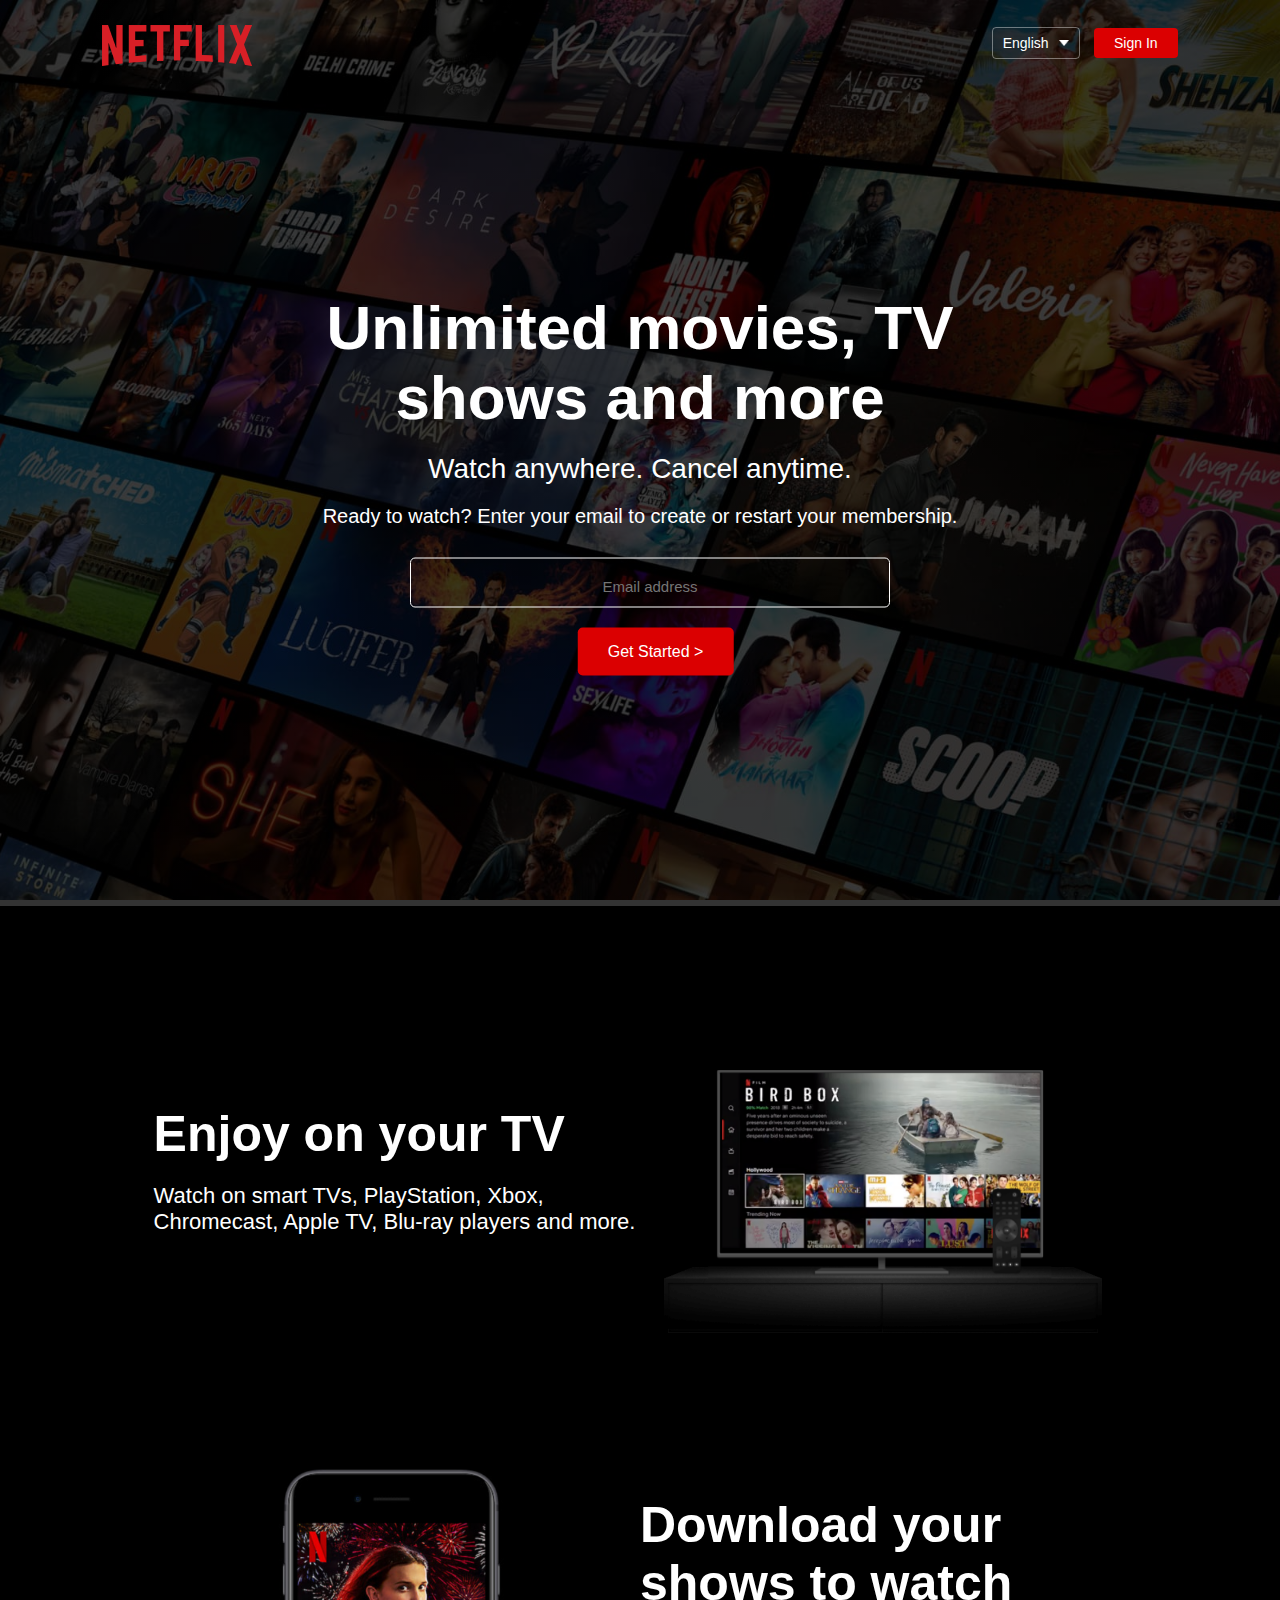
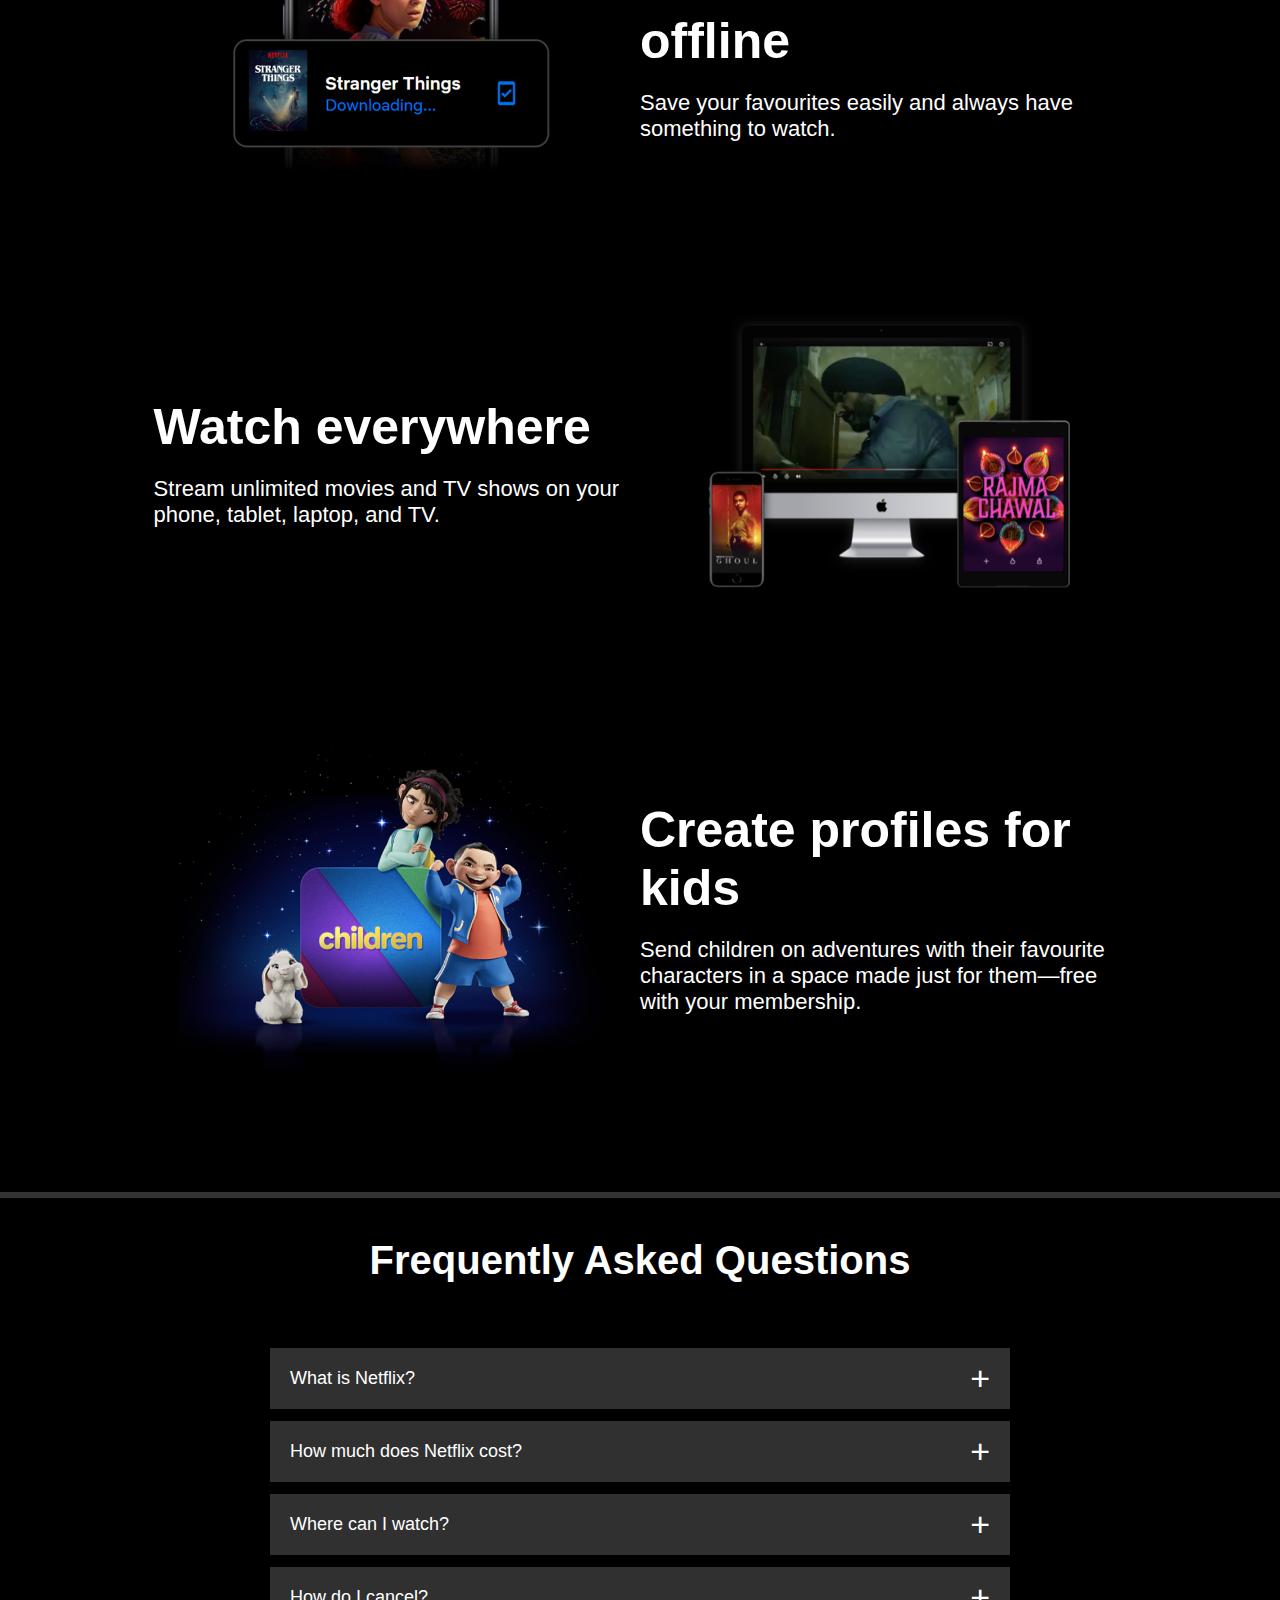
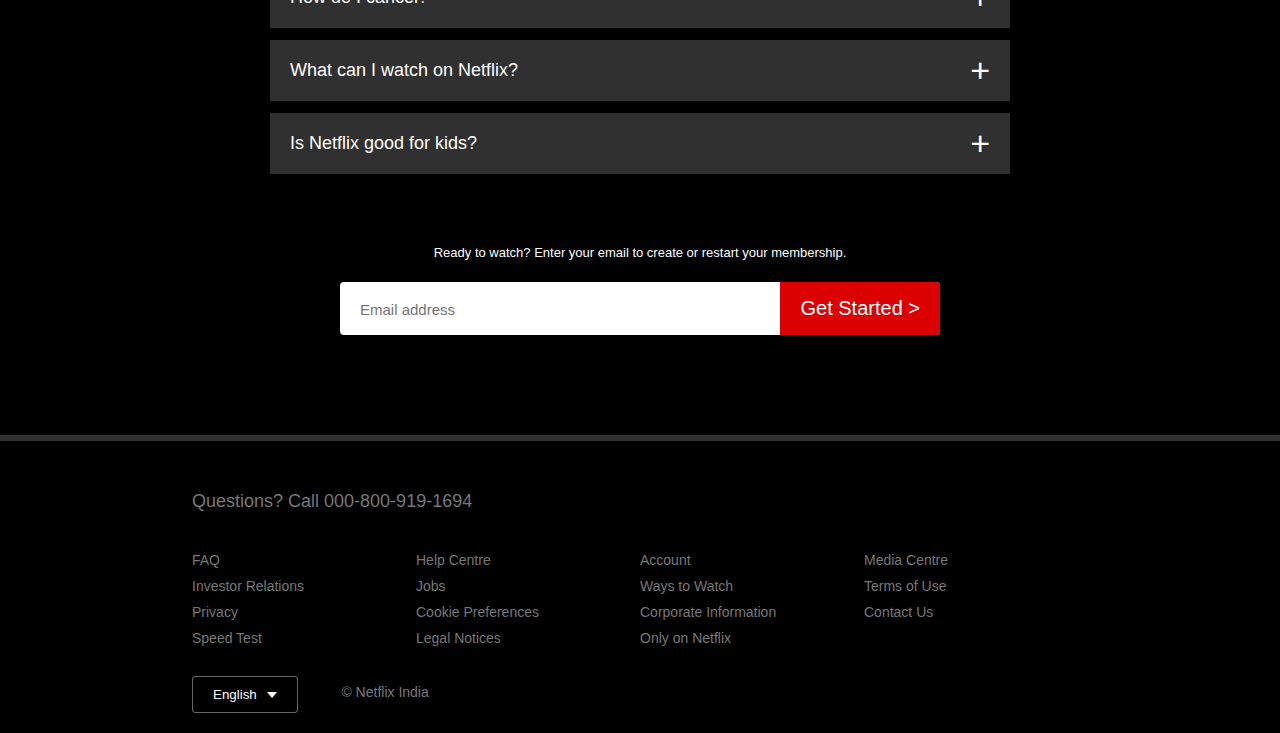
<file: index.html>
<!DOCTYPE html>
<html lang="en">
<head>
    <meta charset="UTF-8">
    <meta name="viewport" content="width=device-width, initial-scale=1.0">
    <title>Netflix-Clone html&css</title>
    <link rel="Shortcut Icon"  href="./images/netflix-favicon.png">
    <link rel="stylesheet" href="./style.css">
    
</head>
<body>
    <div class="header">
        <nav>
            <img src="./images/logo.png" alt="logo" class="logo">
            <div>
                <div class="dropdown">
                    <button class="dropbtn">
                        English  <img src="./images/down-icon.png" alt="">
                    </button>
                    <div class="dropdown-content">
                        <a href="#">हिंदी</a>
                        <a href="#">తెలుగు</a>
                        <a href="#">தமிழ்</a>
                        <a href="#">ಕನ್ನಡ</a>
                        <a href="#">ગુજરાતી</a>
                        <a href="#">മലയാളം</a>
                        <a href="#">ਪੰਜਾਬੀ</a>
                    </div>
                </div>
                <button>
                    Sign In

                </button>
            </div>
        </nav>
        <div class="header-content">
            <h1>Unlimited movies, TV shows and more</h1>
            <h4>Watch anywhere. Cancel anytime.</h4>
            <p>Ready to watch? Enter your email to create or restart your membership.<p>
                
            
            <form class="email-signup">
                <input type="email" placeholder="Email address" required> 
            </form>
            <button type="submit" class="submit-button">Get Started ></button>
            
        
           </div>
    </div>

    <!--Features-->
    <div class="features">
        <div class="row">
            <div class="text-col">
                <h2>Enjoy on your TV</h2>
                <p>Watch on smart TVs, PlayStation, Xbox, Chromecast, Apple TV, Blu-ray players and more.</p>
            </div>
            <div class="img-col">
                <img src="./images/feature-1.png" alt="">
            </div>
        </div>

        <div class="row">
            <div class="img-col">
                <img src="./images/feature-2.png" alt="">
            </div>
            <div class="text-col">
                <h2>Download your shows to watch offline</h2>
                <p>Save your favourites easily and always have something to watch.</p>
            </div>
            
        </div>

        <div class="row">
            <div class="text-col">
                <h2>Watch everywhere</h2>
                <p>Stream unlimited movies and TV shows on your phone, tablet, laptop, and TV.</p>
            </div>
            <div class="img-col">
                <img src="./images/feature-3.png" alt="">
            </div>
        </div>

        <div class="row">
            <div class="img-col">
                <img src="./images/feature-4.png" alt="">
            </div>
            <div class="text-col">
                <h2>Create profiles for kids</h2>
                <p>Send children on adventures with their favourite characters in a space made just for them—free with your membership.</p>
            </div>
           
        </div>

    </div>


    <div class="faq">
        <h2>Frequently Asked Questions</h2>
        <ul class="accordian">
            <li>
                <input type="radio" name="accordian" id="first">
                <label for="first">What is Netflix?</label>
                <div class="content">
                    <p>Netflix is a streaming service that offers a wide variety of award-winning TV shows, movies, anime, documentaries and more – on thousands of internet-connected devices.

                        You can watch as much as you want, whenever you want, without a single ad – all for one low monthly price. There's always something new to discover, and new TV shows and movies are added every week!</p>
                </div>
            </li>

            <li>
                <input type="radio" name="accordian" id="second">
                <label for="second">How much does Netflix cost?</label>
                <div class="content">
                    <p>Watch Netflix on your smartphone, tablet, Smart TV, laptop, or streaming device, all for one fixed monthly fee. Plans range from ₹ 149 to ₹ 649 a month. No extra costs, no contracts.</p>
                </div>
            </li>

            <li>
                <input type="radio" name="accordian" id="third">
                <label for="third">Where can I watch?</label>
                <div class="content">
                    <p>Watch anywhere, anytime. Sign in with your Netflix account to watch instantly on the web at netflix.com from your personal computer or on any internet-connected device that offers the Netflix app, including smart TVs, smartphones, tablets, streaming media players and game consoles.

                        You can also download your favourite shows with the iOS, Android, or Windows 10 app. Use downloads to watch while you're on the go and without an internet connection. Take Netflix with you anywhere.</p>
                </div>
            </li>

            <li>
                <input type="radio" name="accordian" id="fourth">
                <label for="fourth">How do I cancel?</label>
                <div class="content">
                    <p>Netflix is flexible. There are no annoying contracts and no commitments. You can easily cancel your account online in two clicks. There are no cancellation fees – start or stop your account anytime.</p>
                </div>
            </li>

            <li>
                <input type="radio" name="accordian" id="fifth">
                <label for="fifth">What can I watch on Netflix?</label>
                <div class="content">
                    <p>Netflix has an extensive library of feature films, documentaries, TV shows, anime, award-winning Netflix originals, and more. Watch as much as you want, anytime you want.</p>
                </div>
            </li>

            <li>
                <input type="radio" name="accordian" id="sixth">
                <label for="sixth">Is Netflix good for kids?</label>
                <div class="content">
                    <p>The Netflix Kids experience is included in your membership to give parents control while kids enjoy family-friendly TV shows and films in their own space.

                        Kids profiles come with PIN-protected parental controls that let you restrict the maturity rating of content kids can watch and block specific titles you don’t want kids to see.</p>
                </div>
            </li>
        </ul>
        <small>Ready to watch? Enter your email to create or restart your membership.</small>
        <form class="email-signups">
            <input type="email" placeholder="Email address" required><br>
            <button type="submit" class="submit-buttons">Get Started ></button>
        </form>
    </div>

    <div class="footer">
        <h2>Questions? Call 000-800-919-1694</h2>
        <div class="row">
            <div class="col">
                <a href="#">FAQ</a>
                <a href="#">Investor Relations</a>
                <a href="#">Privacy</a>
                <a href="#">Speed Test</a>
                
            </div>

            <div class="col">
                <a href="#">Help Centre</a>
                <a href="#">Jobs</a>
                <a href="#">Cookie Preferences</a>
                <a href="#">Legal Notices</a>
                
            </div>

            <div class="col">
                <a href="#">Account</a>
                <a href="#">Ways to Watch</a>
                <a href="#">Corporate Information</a>
                <a href="#">Only on Netflix</a>
                
            </div>

            <div class="col">
                <a href="#">Media Centre</a>
                <a href="#">Terms of Use</a>
                <a href="#">Contact Us</a>
                
                
            </div>
            <div class="dropdown">
                <button class="dropbtn">
                    English  <img src="./images/down-icon.png" alt="">
                </button>
                <div class="dropdown-content">
                    <a href="#">हिंदी</a>
                    <a href="#">తెలుగు</a>
                    <a href="#">தமிழ்</a>
                    <a href="#">ಕನ್ನಡ</a>
                    <a href="#">ગુજરાતી</a>
                    <a href="#">മലയാളം</a>
                    <a href="#">ਪੰਜਾਬੀ</a>
                </div>
            </div>
            <p class="Copyright-text">&copy; Netflix India</p>
        </div>    
            
                
            
        
        
    </div>
</body>
</html>
</file>
<file: style.css>
*{
  margin: 0;
  padding: 0;
  box-sizing: border-box;
  font-family: Arial, Helvetica, sans-serif
}
body{
  background-color: #000;
  color: #fff;
  
}
.header{
  width: 100%;
  height: 100vh;
  background-image: linear-gradient(rgba(0,0,0,0.7),rgba(0,0,0,0.7)),url(./images/banner\ 2.jpg);
  background-size: cover;
  background-position: center;
  padding: 10px 8%;
  position: relative;
}
nav{
  display: flex;
  align-items: center;
  justify-content: space-between;
  padding: 10px 0;
}
.logo{
  margin-top: 5px;
  width: 150px;
  cursor: pointer;

}
nav button{
  border: 0;
  outline: 0;
  background-color:#db0001 ;
  color: #fff;
  padding: 7px 20px;
  font-size: 14px;
  border-radius: 4px;
  cursor: pointer;
  margin-left: 10px;
  
}
.btn{
  border: 0;
  outline: 0;
  background: #db0001;
  color: white;
  padding: 7px 20px;
  font-size: 14px;
  border-radius: 4px;
  margin-left: 10px;

}
.dropbtn{
  display: inline-flex;
  align-items: center;
  color: white;
  background: transparent;
  border: 0.1px solid rgba(255, 255, 255, 0.401);
  padding: 7px 10px;
}
.dropbtn img{
  width: 10px;
  margin-left: 10px;
}
.dropdown{
  position: relative;
  display: inline-block;
}
.dropdown-content{
  display: none;
  position: absolute;
  background-color: white;
  min-width: 160px;
  box-shadow: 0px 8px 16px 0px rgb(0,0,0,0.2) ;
  z-index: 1;
}
.dropdown-content a{
  color: black;
  padding: 12px 16px;
  text-decoration: none;
  display: block;

}
.dropdown-content a:hover{
  background-color: grey;

}
.dropdown:hover .dropdown-content{
  display: block;
}
.dropdown:hover .dropbtn{
  background: transparent;
}
.header-content{
  /*position: absolute;
  top: 50%;
  left: 50%;
  transform: translate(-50%,-50%);
  text-align: center;
  margin-top: 100px;*/
  position: absolute;
  top: 40%;
  left: 50%;
  transform: translate(-50%,-50%);
  text-align: center;
  margin-top: 100px;

}
.header-content h1{
 
  font-size:62px;
  line-height: 70px;
  font-weight: 600;
  max-width: 650px;
  margin-bottom: 20px;
}
.header h4{
  font-size: 28px;
  font-weight: 400;
  margin-bottom: 20px;
}
.header p{
  font-size: 20px;
  color: white;
  
}

.email-signup input{
  width: 75%;
  height: 50px;
  border: 1px solid white;
  color: white;
  border-radius: 5px;
  margin-bottom: 20px;
  margin-left: 20px;
  margin-top: 30px;
  font-size: 25px;
  text-align: center;
  background: transparent 1.7%;
}
::-webkit-input-placeholder{
  font-size: 15px;
  
}

.submit-button{
  /*background: #db0001;
  border: 0;
  outline: 0;
  align-items: center;
  top: 50%;

  color: white;
  font-size: 16px;
  cursor: pointer;
  padding: 15px 30px;
  height: 50px;*/
  position: absolute;
  top: 100%;
  left: 50%;
  transform: translate(-40%);
  background: #db0001;
  border: 0;
  outline: 0;
  color: white;
  font-size: 16px;
  cursor: pointer;
  padding: 15px 30px;
  border-radius: 5px;
  
  
}
.features{
  border-top: 6px solid #333;
  padding: 50px 12%;
  font-size: 22px;
}
.row{

  display: flex;
  width: 100%;
  align-items: center;
  flex-wrap: wrap;
  padding: 50px 0;
}
.text-col{
  flex-basis: 50%;
  margin-bottom: 20px;
}
.img-col{
  flex-basis: 50%;
  margin-bottom: 20px;
}
.img-col img{
  display: block;
  width: 90%;
  margin: auto;
}
.features h2{
  font-size: 50px;
  font-weight: 600;
  margin-bottom: 20px;
}

.faq{
  border-top: 6px solid #333;
  padding: 40px 12%;
  text-align: center;
  font-size: 18px;

}
.faq h2{
  
  font-size: 40px;
}
.accordian{
  margin: 60px auto;
  width: 100%;
  max-width: 750px;
}
.accordian li{
  list-style: none;
  width: 100%;
  padding: 5px;
}
.accordian li label{
  display: flex;
  align-items: center;
  padding: 20px;
  font-size: 18px;
  font-weight: 500;
  background: #303030;
  margin-bottom: 2px;
  cursor: pointer;
  position: relative;
}
label::after{
  content: '+';
  font-size: 34px;
  position: absolute;
  right: 20px;
  transition: transform 0.5s;
}
input[type="radio"]{
  display: none;
}
.accordian .content{
  background: #303030;
  text-align: left;
  padding: 0 20px;
  max-height: 0;
  overflow: hidden;
  transition: max-height 0.5s, padding 0.5s;
}
.accordian input[type="radio"]:checked +label +.content{
  max-height: 600px;
  padding: 30px 20px;

}
.accordian input[type="radio"]:checked +label::after{
  transform: rotate(135deg);


}
.email-signups{
  background: #fff;
  border-radius: 4px;
  display: flex;
  align-items: center;
  margin: 30px;
  overflow: hidden;
}

.faq .email-signups{
  max-width: 600px;
  margin: 20px auto 60px;

}
.email-signups input{
  flex: 1;
  border: 0;
  outline: 0;
  margin-left: 20px;
  color: #000;
  font-size: 20px;

}
.email-signups button{
  background: #db0001;
  border: 0;
  outline: 0;color: #fff;
  font-size: 20px;
  cursor: pointer;
  padding: 15px 20px;
}
.faq small{
  font-size: 13px;
}

.footer{
  padding: 50px 15% 10px;
  border-top: 6px solid #333;
  color: #777;

}
.footer h2{
  font-size: 18px;
  font-weight: 400;
  margin-bottom: 30px;
}
.footer .col{
  flex-basis: 25%;
  flex-grow: 1;
  margin-bottom: 20px;
}
.footer .col a{
  display: block;
  text-decoration: none;
  color: #777;
  font-size: 14px;
  margin-bottom: 10px;
}
.footer .row{
  align-items: flex-start;
  padding: 10px 0;
}
.footer .dropbtn{
  color: #fff;
  padding: 10px 20px;
  border-radius: 3px;
}
.Copyright-text{
  font-size: 14px;
  margin-bottom: 10px;
  transform: translate(50%,50%);

}

@media (max-width:600px){
  .logo{
    width: 100px;
  }
  nav button{
    padding: 5px 10px;
  }
  nav .dropbtn{
    padding: 4px 8px;
  }
  .header-content{
    position: unset;
    transform: none;
    margin-top: 60px;
  }
  .header-content h1{
    display: inline-block;
    font-size: 30px;
  }
  .header h4{
    font-size:25px;
  }
  .header p{
    font-size: 20px;
  }
  .email-signup{
    font-size: 12px;
    margin-top: 10px;
    padding: 10px 15px;
  }
  .submit-button{
    font-size: 14px;
    margin-top: 10px;
    
    transform: translate(-50%,-170%);

    padding: 18px 5px;
    
  }
  .text-col, .img-col{
    flex-basis: 100%;


  }
  .features h2{
    font-size: 30px;

  }
  .row:nth-child(2), .row:nth-child(4){
    flex-direction: column-reverse;
  }
  .features .row{
    padding: 10px 0;
  }
  .faq h2{
    font-size: 20px;
  }
  .accordian .content{
    font-size: 14px;
  }
  .accordian li label{
    padding: 10px;
    font-size: 14px;
  }
  label::after{
    font-size: 22px;
  }
  .email-signups button{
    
    font-size: 10px;
    padding: 3px 10px;
  }
  .email-signups input{
    padding: 5px 0px;
    margin-left: 0px;
  }
  .footer .dropbtn{
    margin-top: 15px;
    margin-bottom: 20px;
  }
  .footer p{
    transform: translateX(1%);
  }
  


}
</file>
